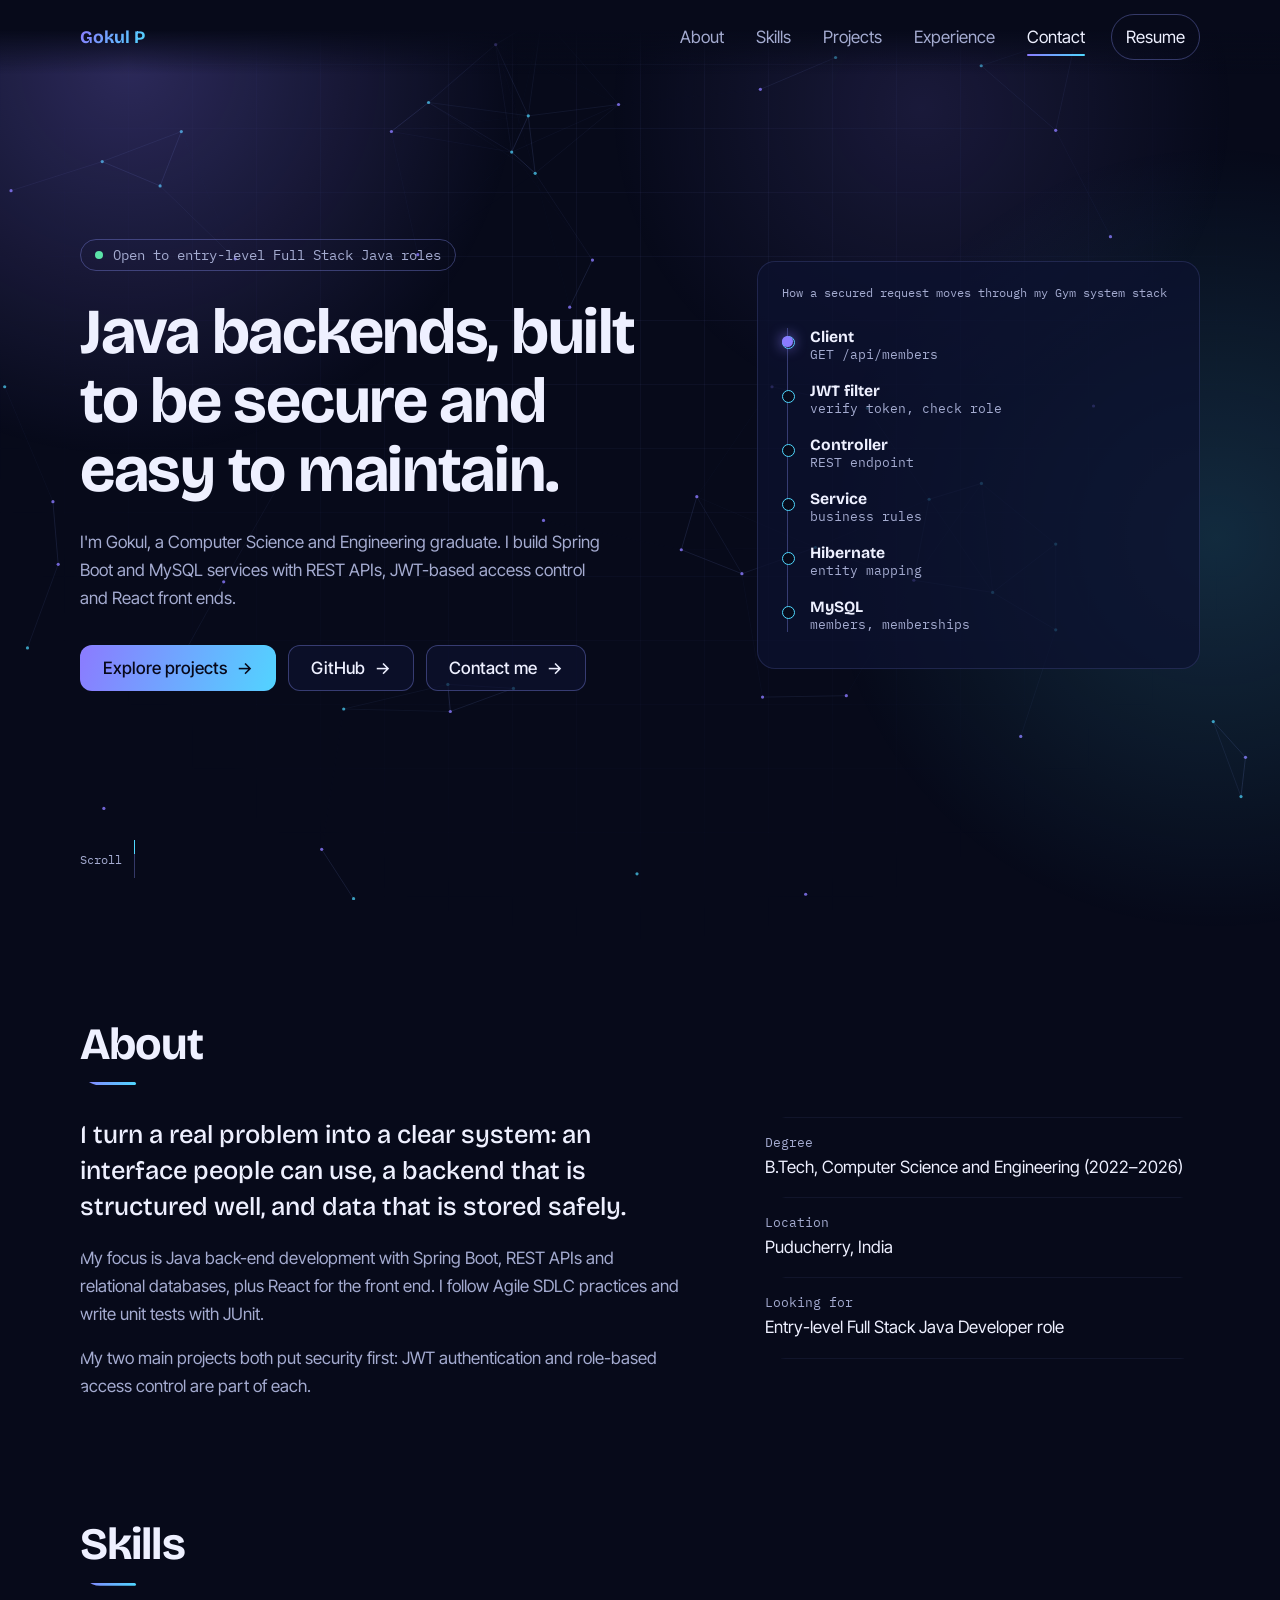
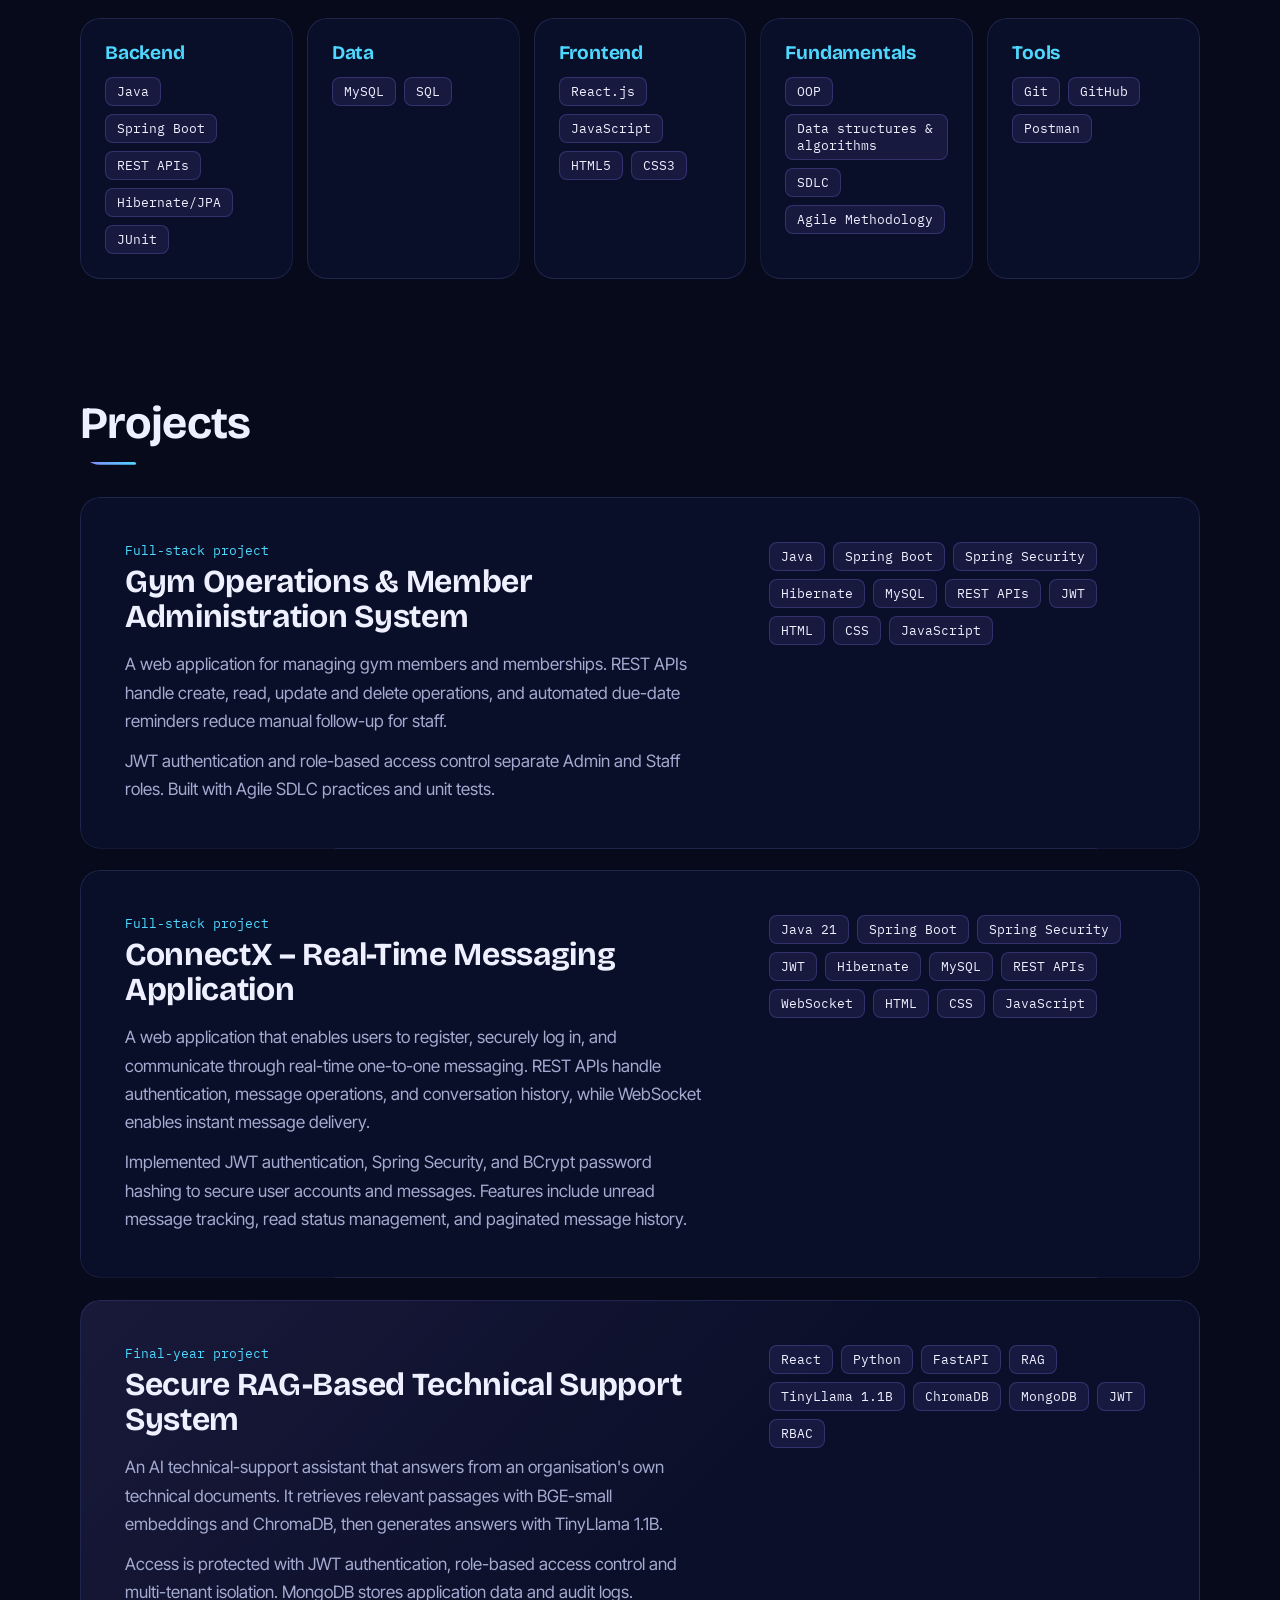
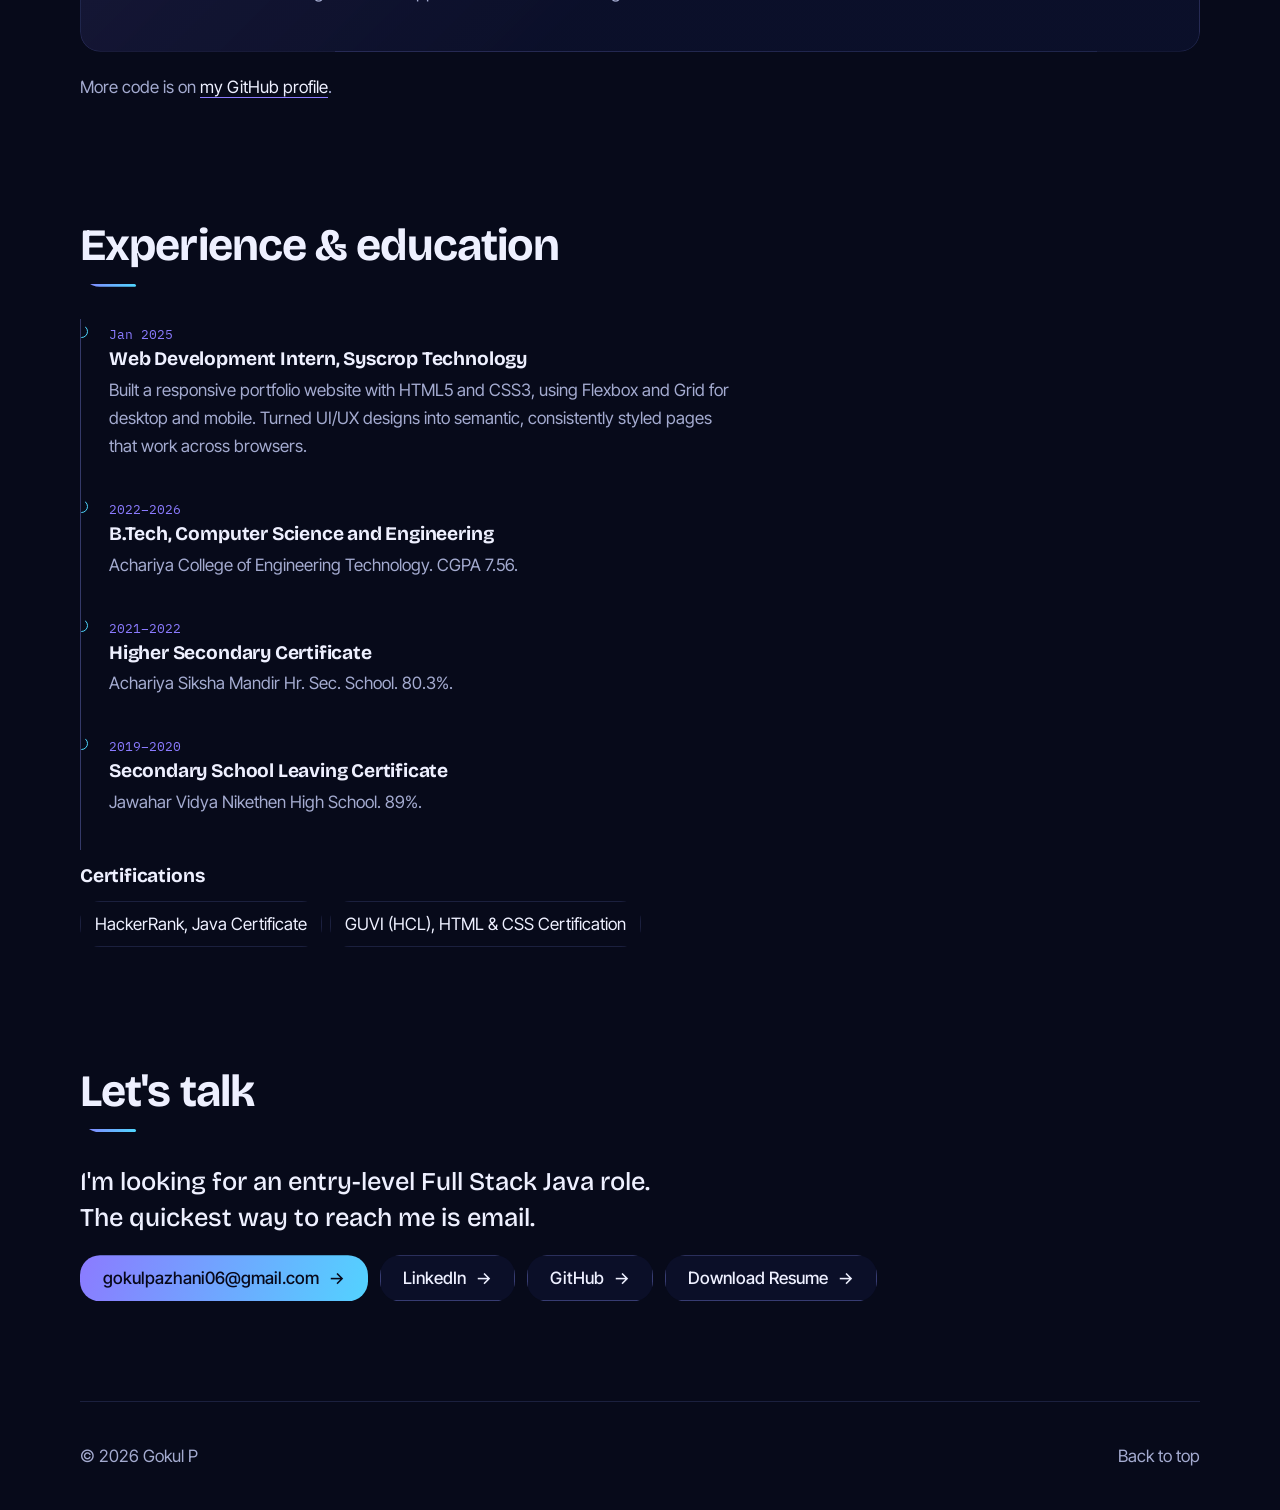
<file: index.html>
<!DOCTYPE html>
<html lang="en">
<head>
<meta charset="UTF-8">
<meta name="viewport" content="width=device-width, initial-scale=1, viewport-fit=cover">
<meta name="theme-color" content="#070a1a">
<title>Gokul P — Java Full Stack Developer</title>
<meta name="description" content="Gokul P, a Computer Science graduate building Java, Spring Boot, REST API and MySQL applications with React front ends. Open to entry-level Full Stack Java roles.">
<meta property="og:type" content="website">
<meta property="og:title" content="Gokul P — Java Full Stack Developer">
<meta property="og:description" content="Java, Spring Boot, REST APIs, MySQL and React. Projects, experience and contact.">
<meta name="twitter:card" content="summary">
<link rel="icon" href="data:image/svg+xml,%3Csvg xmlns='http://www.w3.org/2000/svg' viewBox='0 0 64 64'%3E%3Crect width='64' height='64' rx='14' fill='%23070a1a'/%3E%3Ctext x='32' y='44' font-size='36' font-family='sans-serif' font-weight='700' text-anchor='middle' fill='%238b7bff'%3EG%3C/text%3E%3C/svg%3E">
<link rel="preconnect" href="https://fonts.googleapis.com">
<link rel="preconnect" href="https://fonts.gstatic.com" crossorigin>
<link href="https://fonts.googleapis.com/css2?family=Bricolage+Grotesque:opsz,wght@12..96,500;12..96,700&family=IBM+Plex+Mono:wght@400&family=Inter+Tight:wght@400;500&display=swap" rel="stylesheet">
<link rel="stylesheet" href="style.css">
</head>
<body>
<a class="skip" href="#main">Skip to content</a>
<canvas id="bg" aria-hidden="true"></canvas>
<div class="grid" aria-hidden="true"></div><div class="orb a" aria-hidden="true"></div><div class="orb b" aria-hidden="true"></div>
<div class="light" aria-hidden="true"></div>

<header class="nav">
  <a class="brand" href="#home" aria-label="Gokul P, home">Gokul P</a>
  <nav id="menu" aria-label="Primary">
    <a href="#about">About</a><a href="#skills">Skills</a><a href="#projects">Projects</a><a href="#path">Experience</a><a href="#contact">Contact</a>
    <a class="pill" href="assets/GokulResume.pdf" target="_blank" rel="noopener noreferrer">Resume</a>
  </nav>
  <button id="burger" aria-expanded="false" aria-controls="menu" aria-label="Open menu"><span></span><span></span></button>
</header>

<main id="main">
<section id="home" class="hero wrap">
  <div class="hero-copy">
    <p class="status"><i></i>Open to entry-level Full Stack Java roles</p>
    <h1 aria-label="Java backends, built to be secure and easy to maintain."><span aria-hidden="true"><span class="w"><span style="--i:0">Java</span></span> <span class="w"><span style="--i:1">backends,</span></span> <span class="w"><span style="--i:2">built</span></span> <span class="w"><span style="--i:3">to</span></span> <span class="w"><span style="--i:4">be</span></span> <span class="w"><span style="--i:5">secure</span></span> <span class="w"><span style="--i:6">and</span></span> <span class="w"><span style="--i:7">easy</span></span> <span class="w"><span style="--i:8">to</span></span> <span class="w"><span style="--i:9">maintain.</span></span></span></h1>
    <p class="lede">I'm Gokul, a Computer Science and Engineering graduate. I build Spring Boot and MySQL services with REST APIs, JWT-based access control and React front ends.</p>
    <div class="cta">
      <a class="btn primary" href="#projects">Explore projects</a>
      <a class="btn" href="https://github.com/gokul-p-06" target="_blank" rel="noopener noreferrer">GitHub</a>
      <a class="btn" href="#contact">Contact me</a>
    </div>
  </div>
  <figure class="flow" aria-label="Illustration of a request travelling through a Spring Boot application">
    <figcaption>How a secured request moves through my Gym system stack</figcaption>
    <ol>
      <li style="--n:0"><b>Client</b><code>GET /api/members</code></li>
      <li style="--n:1"><b>JWT filter</b><code>verify token, check role</code></li>
      <li style="--n:2"><b>Controller</b><code>REST endpoint</code></li>
      <li style="--n:3"><b>Service</b><code>business rules</code></li>
      <li style="--n:4"><b>Hibernate</b><code>entity mapping</code></li>
      <li style="--n:5"><b>MySQL</b><code>members, memberships</code></li>
    <span class="pulse" aria-hidden="true"></span></ol>
  </figure>
  <a class="cue" href="#about" aria-label="Scroll to About"><span>Scroll</span><i></i></a>
</section>

<section id="about" class="wrap sec">
  <h2>About</h2>
  <div class="cols">
    <div class="prose">
      <p class="big">I turn a real problem into a clear system: an interface people can use, a backend that is structured well, and data that is stored safely.</p>
      <p>My focus is Java back-end development with Spring Boot, REST APIs and relational databases, plus React for the front end. I follow Agile SDLC practices and write unit tests with JUnit.</p>
      <p>My two main projects both put security first: JWT authentication and role-based access control are part of each.</p>
    </div>
    <dl class="facts">
      <div><dt>Degree</dt><dd>B.Tech, Computer Science and Engineering (2022–2026)</dd></div>
      <div><dt>Location</dt><dd>Puducherry, India</dd></div>
      <div><dt>Looking for</dt><dd>Entry-level Full Stack Java Developer role</dd></div>
    </dl>
  </div>
</section>

<section id="skills" class="wrap sec">
  <h2>Skills</h2>
  <div class="skills">
    <div><h3>Backend</h3><ul><li>Java</li><li>Spring Boot</li><li>REST APIs</li><li>Hibernate/JPA</li><li>JUnit</li></ul></div>
    <div><h3>Data</h3><ul><li>MySQL</li><li>SQL</li></ul></div>
    <div><h3>Frontend</h3><ul><li>React.js</li><li>JavaScript</li><li>HTML5</li><li>CSS3</li></ul></div>
    <div><h3>Fundamentals</h3><ul><li>OOP</li><li>Data structures &amp; algorithms</li><li>SDLC</li><li>Agile Methodology</li></ul></div>
    <div><h3>Tools</h3><ul><li>Git</li><li>GitHub</li><li>Postman</li></ul></div>
  </div>
</section>

<section id="projects" class="wrap sec">
  <h2>Projects</h2>
  <article class="proj">
    <div>
      <p class="tag">Full-stack project</p>
      <h3>Gym Operations &amp; Member Administration System</h3>
      <p>A web application for managing gym members and memberships. REST APIs handle create, read, update and delete operations, and automated due-date reminders reduce manual follow-up for staff.</p>
      <p>JWT authentication and role-based access control separate Admin and Staff roles. Built with Agile SDLC practices and unit tests.</p>
    </div>
    <ul class="stack"><li>Java</li><li>Spring Boot</li><li>Spring Security</li><li>Hibernate</li><li>MySQL</li><li>REST APIs</li><li>JWT</li><li>HTML</li>
    <li>CSS</li>
    <li>JavaScript</li></ul>
  </article>
  <article class="proj">
  <div>
    <p class="tag">Full-stack project</p>
    <h3>ConnectX – Real-Time Messaging Application</h3>

    <p>
      A web application that enables users to register, securely log in,
      and communicate through real-time one-to-one messaging. REST APIs
      handle authentication, message operations, and conversation history,
      while WebSocket enables instant message delivery.
    </p>

    <p>
      Implemented JWT authentication, Spring Security, and BCrypt password
      hashing to secure user accounts and messages. Features include unread
      message tracking, read status management, and paginated message history.
    </p>
  </div>

  <ul class="stack">
    <li>Java 21</li>
    <li>Spring Boot</li>
    <li>Spring Security</li>
    <li>JWT</li>
    <li>Hibernate</li>
    <li>MySQL</li>
    <li>REST APIs</li>
    <li>WebSocket</li>
    <li>HTML</li>
    <li>CSS</li>
    <li>JavaScript</li>
  </ul>
</article>
<article class="proj feature">
    <div>
      <p class="tag">Final-year project</p>
      <h3>Secure RAG-Based Technical Support System</h3>
      <p>An AI technical-support assistant that answers from an organisation's own technical documents. It retrieves relevant passages with BGE-small embeddings and ChromaDB, then generates answers with TinyLlama 1.1B.</p>
      <p>Access is protected with JWT authentication, role-based access control and multi-tenant isolation. MongoDB stores application data and audit logs.</p>
    </div>
    <ul class="stack"><li>React</li><li>Python</li><li>FastAPI</li><li>RAG</li><li>TinyLlama 1.1B</li><li>ChromaDB</li><li>MongoDB</li><li>JWT</li><li>RBAC</li></ul>
  </article>
  <p class="note">More code is on <a href="https://github.com/gokul-p-06" target="_blank" rel="noopener noreferrer">my GitHub profile</a>.</p>
</section>

<section id="path" class="wrap sec">
  <h2>Experience &amp; education</h2>
  <ol class="timeline">
    <li><time>Jan 2025</time><h3>Web Development Intern, Syscrop Technology</h3><p>Built a responsive portfolio website with HTML5 and CSS3, using Flexbox and Grid for desktop and mobile. Turned UI/UX designs into semantic, consistently styled pages that work across browsers.</p></li>
    <li><time>2022–2026</time><h3>B.Tech, Computer Science and Engineering</h3><p>Achariya College of Engineering Technology. CGPA 7.56.</p></li>
    <li><time>2021–2022</time><h3>Higher Secondary Certificate</h3><p>Achariya Siksha Mandir Hr. Sec. School. 80.3%.</p></li>
    <li><time>2019–2020</time><h3>Secondary School Leaving Certificate</h3><p>Jawahar Vidya Nikethen High School. 89%.</p></li>
  </ol>
  <h3 class="sub">Certifications</h3>
  <ul class="certs"><li>HackerRank, Java Certificate</li><li>GUVI (HCL), HTML &amp; CSS Certification</li></ul>
</section>

<section id="contact" class="wrap sec contact">
  <h2>Let's talk</h2>
  <p class="big">I'm looking for an entry-level Full Stack Java role. The quickest way to reach me is email.</p>
  <div class="cta">
    <a class="btn primary"
   href="https://mail.google.com/mail/?view=cm&fs=1&to=gokulpazhani06%40gmail.com&su=Portfolio%20Contact"
   target="_blank"
   rel="noopener noreferrer">
   gokulpazhani06@gmail.com
</a>
    <a class="btn" href="https://www.linkedin.com/in/gokul-p-01435b26a" target="_blank" rel="noopener noreferrer">LinkedIn</a>
    <a class="btn" href="https://github.com/gokul-p-06" target="_blank" rel="noopener noreferrer">GitHub</a>
    <a class="btn" href="assets/GokulResume.pdf" download="GokulResume.pdf">
    Download Resume
</a>
  </div>
</section>
</main>

<footer class="wrap foot"><span>© 2026 Gokul P</span><a href="#home">Back to top</a></footer>
<script src="script.js"></script>
</body>
</html>
</file>
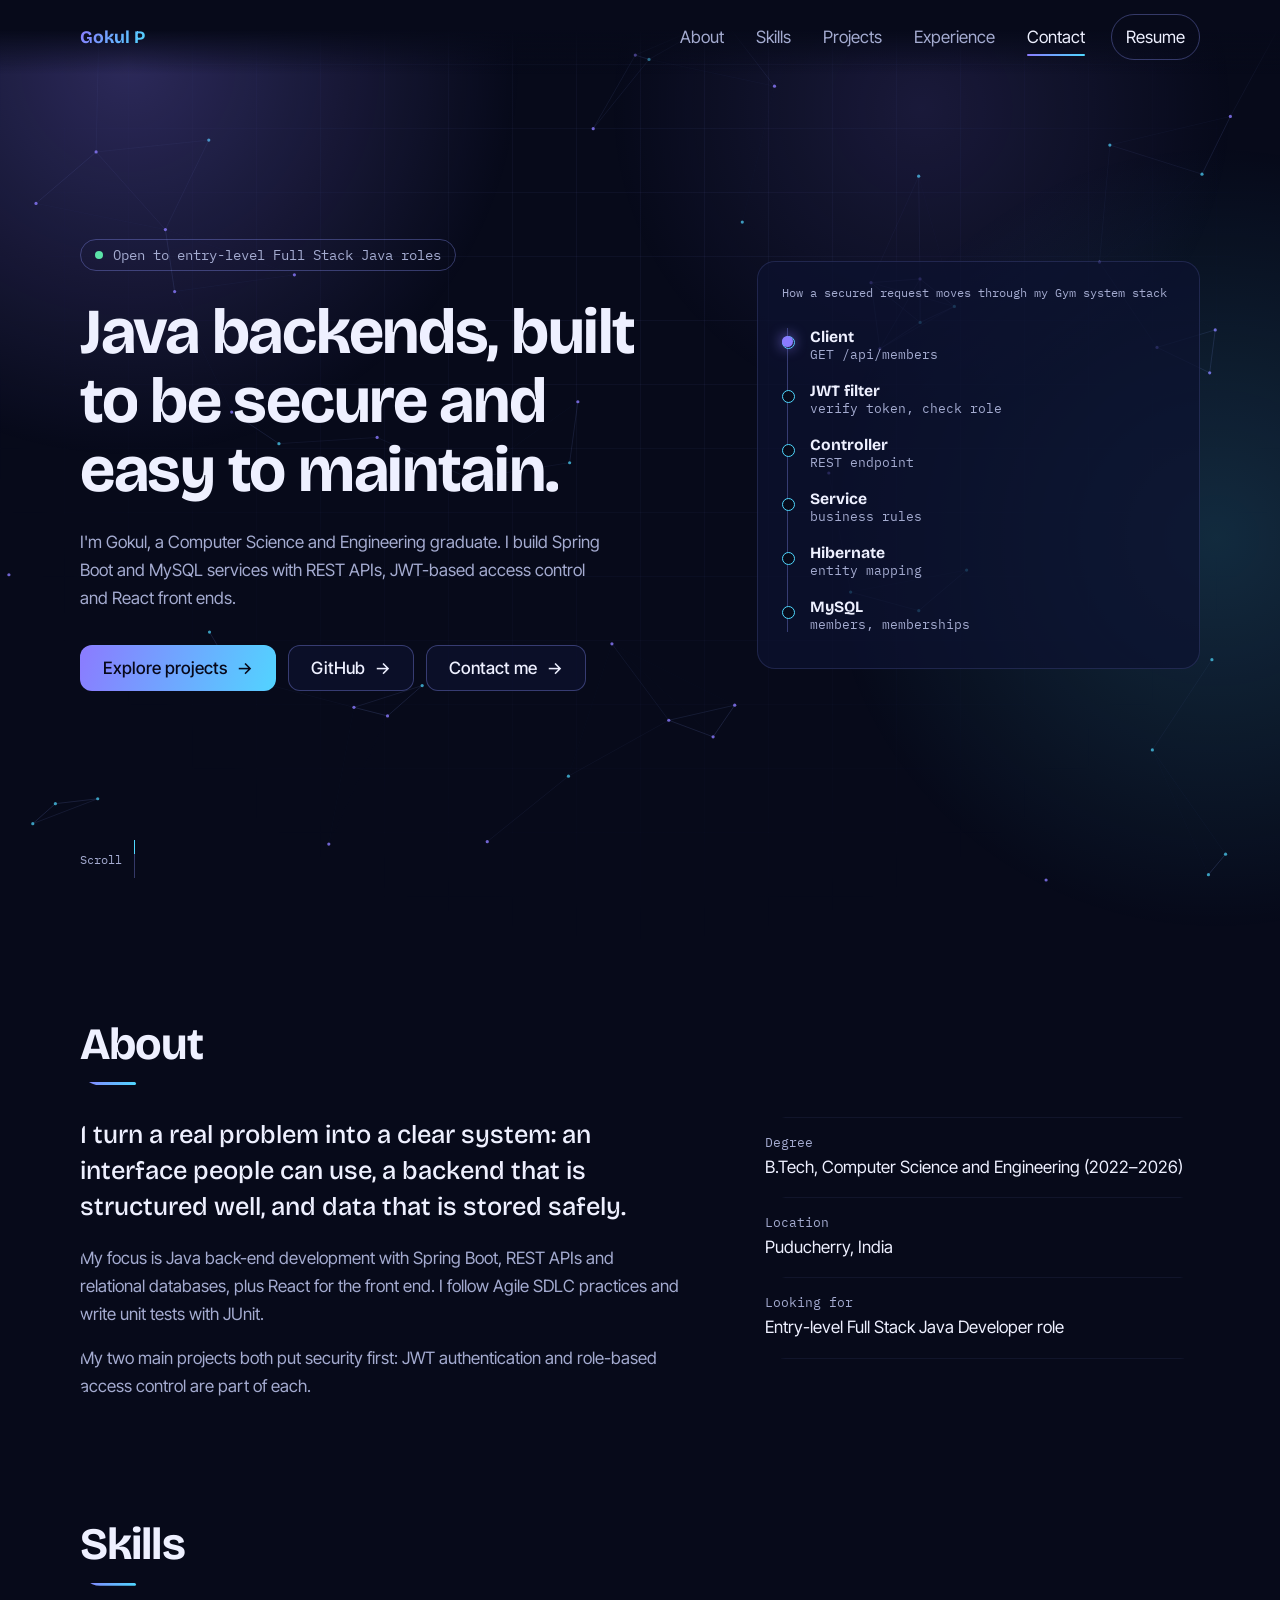
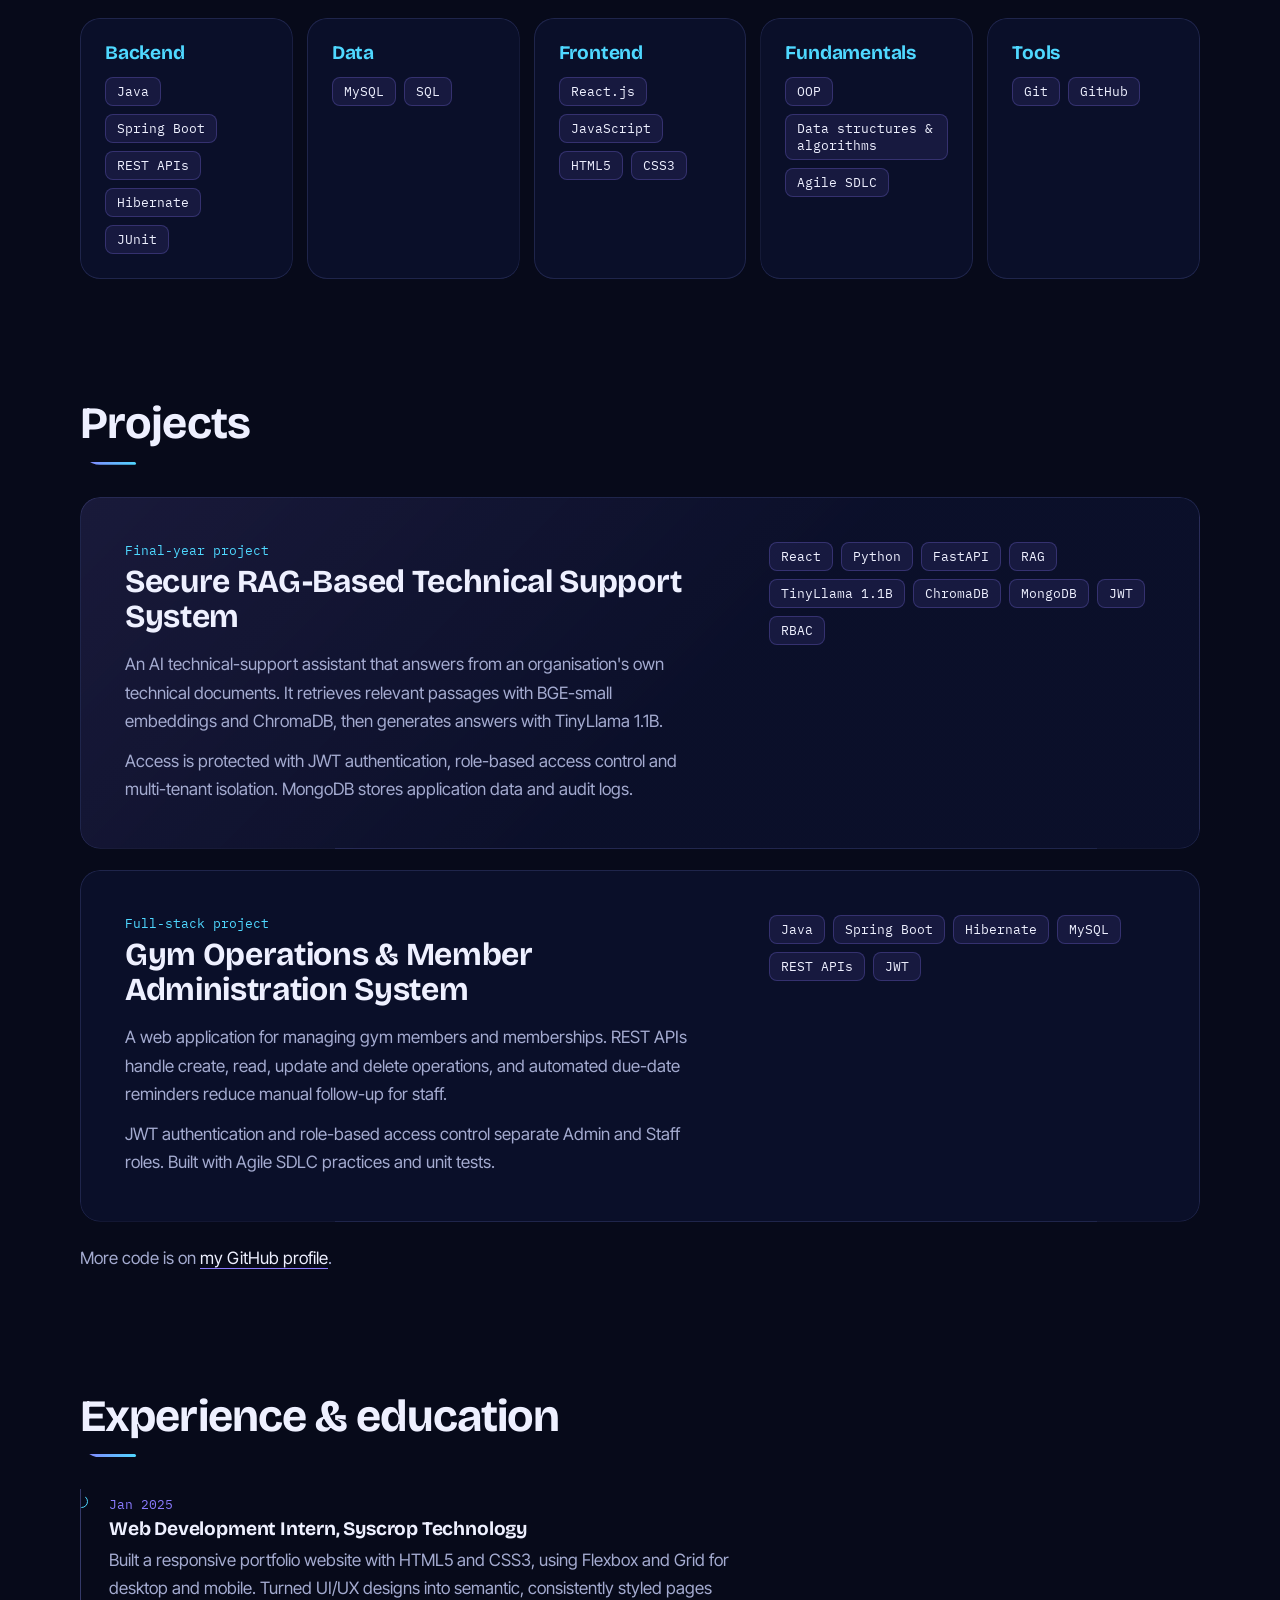
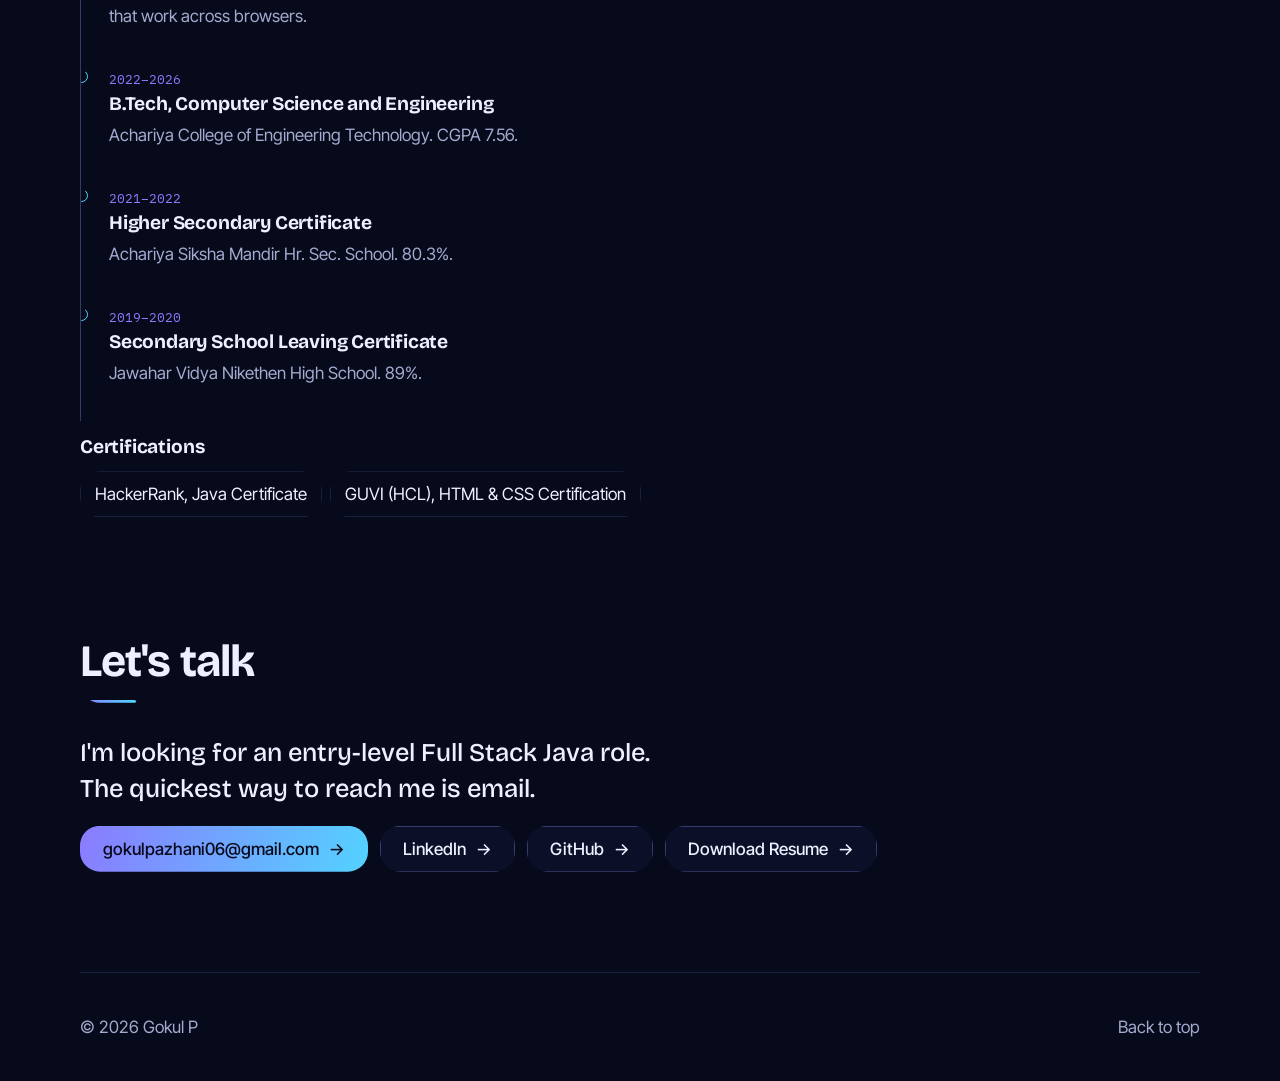
<file: gokul-portfolio-v2/index.html>
<!DOCTYPE html>
<html lang="en">
<head>
<meta charset="UTF-8">
<meta name="viewport" content="width=device-width, initial-scale=1, viewport-fit=cover">
<meta name="theme-color" content="#070a1a">
<title>Gokul P — Java Full Stack Developer</title>
<meta name="description" content="Gokul P, a Computer Science graduate building Java, Spring Boot, REST API and MySQL applications with React front ends. Open to entry-level Full Stack Java roles.">
<meta property="og:type" content="website">
<meta property="og:title" content="Gokul P — Java Full Stack Developer">
<meta property="og:description" content="Java, Spring Boot, REST APIs, MySQL and React. Projects, experience and contact.">
<meta name="twitter:card" content="summary">
<link rel="icon" href="data:image/svg+xml,%3Csvg xmlns='http://www.w3.org/2000/svg' viewBox='0 0 64 64'%3E%3Crect width='64' height='64' rx='14' fill='%23070a1a'/%3E%3Ctext x='32' y='44' font-size='36' font-family='sans-serif' font-weight='700' text-anchor='middle' fill='%238b7bff'%3EG%3C/text%3E%3C/svg%3E">
<link rel="preconnect" href="https://fonts.googleapis.com">
<link rel="preconnect" href="https://fonts.gstatic.com" crossorigin>
<link href="https://fonts.googleapis.com/css2?family=Bricolage+Grotesque:opsz,wght@12..96,500;12..96,700&family=IBM+Plex+Mono:wght@400&family=Inter+Tight:wght@400;500&display=swap" rel="stylesheet">
<link rel="stylesheet" href="style.css">
</head>
<body>
<a class="skip" href="#main">Skip to content</a>
<canvas id="bg" aria-hidden="true"></canvas>
<div class="grid" aria-hidden="true"></div><div class="orb a" aria-hidden="true"></div><div class="orb b" aria-hidden="true"></div>
<div class="light" aria-hidden="true"></div>

<header class="nav">
  <a class="brand" href="#home" aria-label="Gokul P, home">Gokul P</a>
  <nav id="menu" aria-label="Primary">
    <a href="#about">About</a><a href="#skills">Skills</a><a href="#projects">Projects</a><a href="#path">Experience</a><a href="#contact">Contact</a>
    <a class="pill" href="assets/GokulResume.pdf" target="_blank" rel="noopener noreferrer">Resume</a>
  </nav>
  <button id="burger" aria-expanded="false" aria-controls="menu" aria-label="Open menu"><span></span><span></span></button>
</header>

<main id="main">
<section id="home" class="hero wrap">
  <div class="hero-copy">
    <p class="status"><i></i>Open to entry-level Full Stack Java roles</p>
    <h1 aria-label="Java backends, built to be secure and easy to maintain."><span aria-hidden="true"><span class="w"><span style="--i:0">Java</span></span> <span class="w"><span style="--i:1">backends,</span></span> <span class="w"><span style="--i:2">built</span></span> <span class="w"><span style="--i:3">to</span></span> <span class="w"><span style="--i:4">be</span></span> <span class="w"><span style="--i:5">secure</span></span> <span class="w"><span style="--i:6">and</span></span> <span class="w"><span style="--i:7">easy</span></span> <span class="w"><span style="--i:8">to</span></span> <span class="w"><span style="--i:9">maintain.</span></span></span></h1>
    <p class="lede">I'm Gokul, a Computer Science and Engineering graduate. I build Spring Boot and MySQL services with REST APIs, JWT-based access control and React front ends.</p>
    <div class="cta">
      <a class="btn primary" href="#projects">Explore projects</a>
      <a class="btn" href="https://github.com/gokul-p-06" target="_blank" rel="noopener noreferrer">GitHub</a>
      <a class="btn" href="#contact">Contact me</a>
    </div>
  </div>
  <figure class="flow" aria-label="Illustration of a request travelling through a Spring Boot application">
    <figcaption>How a secured request moves through my Gym system stack</figcaption>
    <ol>
      <li style="--n:0"><b>Client</b><code>GET /api/members</code></li>
      <li style="--n:1"><b>JWT filter</b><code>verify token, check role</code></li>
      <li style="--n:2"><b>Controller</b><code>REST endpoint</code></li>
      <li style="--n:3"><b>Service</b><code>business rules</code></li>
      <li style="--n:4"><b>Hibernate</b><code>entity mapping</code></li>
      <li style="--n:5"><b>MySQL</b><code>members, memberships</code></li>
    <span class="pulse" aria-hidden="true"></span></ol>
  </figure>
  <a class="cue" href="#about" aria-label="Scroll to About"><span>Scroll</span><i></i></a>
</section>

<section id="about" class="wrap sec">
  <h2>About</h2>
  <div class="cols">
    <div class="prose">
      <p class="big">I turn a real problem into a clear system: an interface people can use, a backend that is structured well, and data that is stored safely.</p>
      <p>My focus is Java back-end development with Spring Boot, REST APIs and relational databases, plus React for the front end. I follow Agile SDLC practices and write unit tests with JUnit.</p>
      <p>My two main projects both put security first: JWT authentication and role-based access control are part of each.</p>
    </div>
    <dl class="facts">
      <div><dt>Degree</dt><dd>B.Tech, Computer Science and Engineering (2022–2026)</dd></div>
      <div><dt>Location</dt><dd>Puducherry, India</dd></div>
      <div><dt>Looking for</dt><dd>Entry-level Full Stack Java Developer role</dd></div>
    </dl>
  </div>
</section>

<section id="skills" class="wrap sec">
  <h2>Skills</h2>
  <div class="skills">
    <div><h3>Backend</h3><ul><li>Java</li><li>Spring Boot</li><li>REST APIs</li><li>Hibernate</li><li>JUnit</li></ul></div>
    <div><h3>Data</h3><ul><li>MySQL</li><li>SQL</li></ul></div>
    <div><h3>Frontend</h3><ul><li>React.js</li><li>JavaScript</li><li>HTML5</li><li>CSS3</li></ul></div>
    <div><h3>Fundamentals</h3><ul><li>OOP</li><li>Data structures &amp; algorithms</li><li>Agile SDLC</li></ul></div>
    <div><h3>Tools</h3><ul><li>Git</li><li>GitHub</li></ul></div>
  </div>
</section>

<section id="projects" class="wrap sec">
  <h2>Projects</h2>
  <article class="proj feature">
    <div>
      <p class="tag">Final-year project</p>
      <h3>Secure RAG-Based Technical Support System</h3>
      <p>An AI technical-support assistant that answers from an organisation's own technical documents. It retrieves relevant passages with BGE-small embeddings and ChromaDB, then generates answers with TinyLlama 1.1B.</p>
      <p>Access is protected with JWT authentication, role-based access control and multi-tenant isolation. MongoDB stores application data and audit logs.</p>
    </div>
    <ul class="stack"><li>React</li><li>Python</li><li>FastAPI</li><li>RAG</li><li>TinyLlama 1.1B</li><li>ChromaDB</li><li>MongoDB</li><li>JWT</li><li>RBAC</li></ul>
  </article>
  <article class="proj">
    <div>
      <p class="tag">Full-stack project</p>
      <h3>Gym Operations &amp; Member Administration System</h3>
      <p>A web application for managing gym members and memberships. REST APIs handle create, read, update and delete operations, and automated due-date reminders reduce manual follow-up for staff.</p>
      <p>JWT authentication and role-based access control separate Admin and Staff roles. Built with Agile SDLC practices and unit tests.</p>
    </div>
    <ul class="stack"><li>Java</li><li>Spring Boot</li><li>Hibernate</li><li>MySQL</li><li>REST APIs</li><li>JWT</li></ul>
  </article>
  <p class="note">More code is on <a href="https://github.com/gokul-p-06" target="_blank" rel="noopener noreferrer">my GitHub profile</a>.</p>
</section>

<section id="path" class="wrap sec">
  <h2>Experience &amp; education</h2>
  <ol class="timeline">
    <li><time>Jan 2025</time><h3>Web Development Intern, Syscrop Technology</h3><p>Built a responsive portfolio website with HTML5 and CSS3, using Flexbox and Grid for desktop and mobile. Turned UI/UX designs into semantic, consistently styled pages that work across browsers.</p></li>
    <li><time>2022–2026</time><h3>B.Tech, Computer Science and Engineering</h3><p>Achariya College of Engineering Technology. CGPA 7.56.</p></li>
    <li><time>2021–2022</time><h3>Higher Secondary Certificate</h3><p>Achariya Siksha Mandir Hr. Sec. School. 80.3%.</p></li>
    <li><time>2019–2020</time><h3>Secondary School Leaving Certificate</h3><p>Jawahar Vidya Nikethen High School. 89%.</p></li>
  </ol>
  <h3 class="sub">Certifications</h3>
  <ul class="certs"><li>HackerRank, Java Certificate</li><li>GUVI (HCL), HTML &amp; CSS Certification</li></ul>
</section>

<section id="contact" class="wrap sec contact">
  <h2>Let's talk</h2>
  <p class="big">I'm looking for an entry-level Full Stack Java role. The quickest way to reach me is email.</p>
  <div class="cta">
    <a class="btn primary"
   href="https://mail.google.com/mail/?view=cm&fs=1&to=gokulpazhani06%40gmail.com&su=Portfolio%20Contact"
   target="_blank"
   rel="noopener noreferrer">
   gokulpazhani06@gmail.com
</a>
    <a class="btn" href="https://www.linkedin.com/in/gokul-p-01435b26a" target="_blank" rel="noopener noreferrer">LinkedIn</a>
    <a class="btn" href="https://github.com/gokul-p-06" target="_blank" rel="noopener noreferrer">GitHub</a>
    <a class="btn" href="assets/GokulResume.pdf" download="GokulResume.pdf">
    Download Resume
</a>
  </div>
</section>
</main>

<footer class="wrap foot"><span>© 2026 Gokul P</span><a href="#home">Back to top</a></footer>
<script src="script.js"></script>
</body>
</html>
</file>
<file: style.css>
/* Design tokens */
:root{
--bg:#070a1a;--surf:#0d1230;--surf2:#121842;--line:rgba(140,150,255,.16);--line2:rgba(140,150,255,.34);
--text:#eef0ff;--mut:#a4abd0;--violet:#8b7bff;--cyan:#4fd8ff;--ok:#5be3a8;
--grad:linear-gradient(120deg,#8b7bff,#4fd8ff);
--disp:"Bricolage Grotesque","Segoe UI",system-ui,sans-serif;--body:"Inter Tight","Segoe UI",system-ui,sans-serif;--mono:"IBM Plex Mono",ui-monospace,Menlo,monospace;
--ease:cubic-bezier(.22,1,.36,1)}
*{box-sizing:border-box;margin:0}
html{scroll-behavior:smooth;scroll-padding-top:76px;-webkit-text-size-adjust:100%}
body{background:var(--bg);color:var(--text);font:400 1.0625rem/1.65 var(--body);overflow-x:hidden;min-height:100vh}
a{color:inherit}
:focus-visible{outline:2px solid var(--cyan);outline-offset:3px;border-radius:6px}
.skip{position:fixed;left:12px;top:-60px;background:var(--cyan);color:#07081a;padding:8px 14px;border-radius:8px;z-index:100}
.skip:focus{top:12px}

/* Background: grid + two drifting lights (compositor-only) + canvas nodes + pointer light */
#bg,.grid,.orb,.light{position:fixed;pointer-events:none;z-index:0}
#bg{inset:0;width:100%;height:100%}
.grid{inset:-64px;background-image:linear-gradient(var(--line) 1px,transparent 1px),linear-gradient(90deg,var(--line) 1px,transparent 1px);background-size:64px 64px;opacity:.35;
-webkit-mask-image:radial-gradient(ellipse at 50% 30%,#000 10%,transparent 72%);mask-image:radial-gradient(ellipse at 50% 30%,#000 10%,transparent 72%);animation:drift 40s linear infinite;will-change:transform}
@keyframes drift{to{transform:translate(64px,64px)}}
.orb{width:70vmax;height:70vmax;border-radius:50%;will-change:transform}
.orb.a{left:-25vmax;top:-30vmax;background:radial-gradient(circle,rgba(139,123,255,.28),transparent 62%);animation:float1 24s ease-in-out infinite alternate}
.orb.b{right:-30vmax;top:10vh;background:radial-gradient(circle,rgba(79,216,255,.16),transparent 62%);animation:float2 30s ease-in-out infinite alternate}
@keyframes float1{to{transform:translate(18vmax,12vmax)}}
@keyframes float2{to{transform:translate(-14vmax,18vmax)}}
.light{inset:0;background:radial-gradient(520px circle at var(--mx,72%) var(--my,12%),rgba(139,123,255,.14),transparent 60%)}
main,.nav,.foot{position:relative;z-index:1}
.wrap{width:min(1120px,100% - 40px);margin-inline:auto}
h1,h2,h3{font-family:var(--disp);line-height:1.08;letter-spacing:-.02em;font-weight:700}
h2{font-size:clamp(1.9rem,4vw,2.8rem);margin-bottom:2rem}
h2::after{content:"";display:block;height:3px;width:56px;margin-top:14px;border-radius:2px;background:var(--grad);transform-origin:left;transition:transform .8s .25s var(--ease)}
h3{font-size:1.2rem;letter-spacing:-.01em}
.sec{padding:clamp(64px,10vw,120px) 0 0}
.big{font:500 clamp(1.25rem,2.4vw,1.6rem)/1.4 var(--disp);max-width:34ch;margin-bottom:1.2rem}

/* Nav */
.nav{position:fixed;top:0;left:0;right:0;z-index:50;display:flex;align-items:center;justify-content:space-between;padding:calc(14px + env(safe-area-inset-top,0px)) max(20px,calc((100% - 1120px)/2)) 14px;background:linear-gradient(var(--bg) 40%,transparent)}
.brand{font:700 1.1rem var(--disp);text-decoration:none;background:var(--grad);-webkit-background-clip:text;background-clip:text;color:transparent}
#menu{display:flex;gap:4px;align-items:center}
#menu a{position:relative;padding:8px 14px;text-decoration:none;color:var(--mut);transition:color .25s}
#menu a:not(.pill)::after{content:"";position:absolute;left:14px;right:14px;bottom:3px;height:2px;border-radius:2px;background:var(--grad);transform:scaleX(0);transform-origin:right;transition:transform .35s var(--ease)}
#menu a:not(.pill):hover,#menu a.on{color:var(--text)}
#menu a:not(.pill):hover::after,#menu a.on::after{transform:scaleX(1);transform-origin:left}
#menu a.pill{margin-left:8px;border-radius:999px;border:1px solid var(--line2);color:var(--text);transition:background .3s,border-color .3s,transform .25s var(--ease),box-shadow .3s}
#menu a.pill:hover{border-color:var(--cyan);background:rgba(79,216,255,.1);box-shadow:0 0 22px rgba(79,216,255,.25)}
#menu a.pill:active{transform:scale(.96)}
#burger{display:none;width:44px;height:44px;background:none;border:1px solid var(--line2);border-radius:12px;cursor:pointer;position:relative}
#burger span{position:absolute;left:12px;right:12px;height:2px;background:var(--text);transition:transform .3s var(--ease)}
#burger span:first-child{top:16px}#burger span:last-child{top:25px}
#burger[aria-expanded=true] span:first-child{transform:translateY(4.5px) rotate(45deg)}
#burger[aria-expanded=true] span:last-child{transform:translateY(-4.5px) rotate(-45deg)}

/* Buttons */
.btn{position:relative;display:inline-flex;align-items:center;gap:10px;min-height:46px;padding:0 22px;border-radius:12px;border:1px solid var(--line2);background:rgba(13,18,48,.7);text-decoration:none;font-weight:500;overflow:hidden;
transition:transform .3s var(--ease),border-color .3s,box-shadow .3s,background-color .3s;-webkit-tap-highlight-color:transparent}
.btn::after{content:"→";display:inline-block;transition:transform .35s var(--ease)}
.btn.primary{border-color:transparent;color:#07081a;background:linear-gradient(110deg,#8b7bff,#4fd8ff,#8b7bff);background-size:220% 100%;background-position:0 0;transition:background-position .6s var(--ease),transform .3s var(--ease),box-shadow .3s}
.btn:active{transform:scale(.96)!important;transition-duration:.08s}
.btn:active::after{transform:translateX(2px)}
@media(hover:hover) and (pointer:fine){
 .btn:hover{transform:translateY(-3px);border-color:var(--cyan);background-color:rgba(79,216,255,.1);box-shadow:0 10px 28px -8px rgba(79,216,255,.35)}
 .btn:hover::after{transform:translateX(5px)}
 .btn.primary:hover{background-position:100% 0;box-shadow:0 12px 32px -6px rgba(139,123,255,.6)}
}
@media(hover:none){.btn:active{background-color:rgba(79,216,255,.14)}}

/* Hero */
.hero{position:relative;min-height:100svh;display:grid;grid-template-columns:1.15fr .85fr;gap:clamp(32px,6vw,80px);align-items:center;padding:110px 0 80px}
.status{display:inline-flex;align-items:center;gap:10px;font:400 .85rem var(--mono);color:var(--mut);border:1px solid var(--line2);padding:6px 14px;border-radius:999px;margin-bottom:1.6rem}
.status i{width:8px;height:8px;border-radius:50%;background:var(--ok);animation:ping 2.4s ease-out infinite}
@keyframes ping{0%{box-shadow:0 0 0 0 rgba(91,227,168,.6)}80%,100%{box-shadow:0 0 0 9px transparent}}
h1{font-size:clamp(2.2rem,5vw,4rem);max-width:18ch;color:var(--text)}
.w{display:inline-block;overflow:hidden;vertical-align:top;padding-bottom:.12em;margin-bottom:-.12em}
.w>span{display:inline-block;animation:word .9s var(--ease) both;animation-delay:calc(.12s + var(--i)*.07s)}
@keyframes word{from{transform:translateY(110%)}}
.lede{color:var(--mut);max-width:52ch;margin:1.5rem 0 2rem}
.cta{display:flex;flex-wrap:wrap;gap:12px}
.hero-copy>.status,.hero-copy>.lede,.hero-copy>.cta{animation:rise .8s var(--ease) both}
.hero-copy>.lede{animation-delay:.55s}.hero-copy>.cta{animation-delay:.7s}
@keyframes rise{from{opacity:0;transform:translateY(20px)}}
.cue{position:absolute;left:0;bottom:22px;display:flex;align-items:center;gap:12px;font:400 .78rem var(--mono);color:var(--mut);text-decoration:none;animation:rise 1s 1.2s var(--ease) both}
.cue i{position:relative;width:1px;height:38px;background:var(--line2);overflow:hidden}
.cue i::after{content:"";position:absolute;left:0;top:0;width:1px;height:14px;background:var(--cyan);animation:cue 2s var(--ease) infinite}
@keyframes cue{from{transform:translateY(-14px)}to{transform:translateY(40px)}}
.cue:hover{color:var(--text)}

/* Request-flow figure */
.flow{position:relative;background:rgba(13,18,48,.74);border:1px solid var(--line);border-radius:18px;padding:22px 24px 26px;animation:rise 1s .35s var(--ease) both}
.flow figcaption{font:400 .78rem var(--mono);color:var(--mut);margin-bottom:18px}
.flow ol{list-style:none;padding:0;position:relative}
.flow ol::before{content:"";position:absolute;left:5px;top:10px;bottom:10px;width:1px;background:var(--line2)}
.flow li{position:relative;padding:9px 0 9px 28px;display:flex;flex-direction:column}
.flow li::before{content:"";position:absolute;left:0;top:18px;width:11px;height:11px;border-radius:50%;background:var(--bg);border:1px solid var(--cyan);animation:lit 4.5s ease-out infinite;animation-delay:calc(var(--n)*.62s)}
@keyframes lit{0%{background:var(--cyan);box-shadow:0 0 12px var(--cyan)}18%,100%{background:var(--bg);box-shadow:none}}
.flow b{font:700 .98rem var(--disp)}
.flow code{font:400 .8rem var(--mono);color:var(--mut)}
.pulse{position:absolute;left:0;top:18px;width:11px;height:11px;border-radius:50%;background:var(--violet);box-shadow:0 0 14px var(--violet);animation:travel 4.5s var(--ease) infinite}
@keyframes travel{0%{transform:translateY(0);opacity:0}8%{opacity:1}85%{opacity:1}100%{transform:translateY(250px);opacity:0}}

/* About / skills */
.cols{display:grid;grid-template-columns:1.4fr 1fr;gap:clamp(32px,6vw,80px)}
.prose p+p{color:var(--mut);margin-top:1rem;max-width:60ch}
.facts div{padding:16px 0;border-top:1px solid var(--line);transition:padding-left .35s var(--ease),border-color .3s}
.facts div:last-child{border-bottom:1px solid var(--line)}
@media(hover:hover) and (pointer:fine){.facts div:hover{padding-left:12px;border-top-color:var(--cyan)}}
dt{font:400 .8rem var(--mono);color:var(--mut)}dd{margin-top:2px}
.skills{display:grid;grid-template-columns:repeat(auto-fit,minmax(190px,1fr));gap:14px}
.skills>div{padding:24px}
.skills h3{margin-bottom:14px;color:var(--cyan)}
.skills ul,.stack,.certs{list-style:none;padding:0;display:flex;flex-wrap:wrap;gap:8px}
.skills li,.stack li{font:400 .82rem var(--mono);padding:5px 11px;border-radius:8px;background:rgba(139,123,255,.1);border:1px solid rgba(139,123,255,.25);transition:transform .3s var(--ease),background .3s,border-color .3s,color .3s}
@media(hover:hover) and (pointer:fine){.skills li:hover,.stack li:hover{transform:translateY(-3px);background:rgba(79,216,255,.14);border-color:var(--cyan);color:#fff}}

/* Cards: surface, pointer spotlight, gradient border on hover */
.card,.skills>div,.proj{position:relative;border:1px solid var(--line);border-radius:20px;background:rgba(13,18,48,.74);
transition:transform .5s var(--ease),border-color .4s,box-shadow .5s,opacity .8s var(--ease),clip-path .9s var(--ease)}
.skills>div::before,.proj::before{content:"";position:absolute;inset:0;border-radius:inherit;pointer-events:none;opacity:0;transition:opacity .4s;
background:radial-gradient(420px circle at var(--px,50%) var(--py,0%),rgba(139,123,255,.2),transparent 65%)}
.proj{display:grid;grid-template-columns:1.5fr 1fr;gap:clamp(24px,5vw,64px);padding:clamp(24px,4vw,44px);margin-bottom:22px}
.proj.feature{background:linear-gradient(135deg,rgba(139,123,255,.14),rgba(13,18,48,.74) 55%)}
.proj h3{font-size:clamp(1.4rem,2.6vw,2rem);margin:.4rem 0 1rem}
.proj p+p{margin-top:.8rem}.proj p{color:var(--mut)}
.proj .tag{font:400 .8rem var(--mono);color:var(--cyan)}
.proj>*{position:relative}
.stack{align-content:flex-start}
.note{color:var(--mut)}.note a{color:var(--text);text-decoration-color:var(--violet);text-underline-offset:4px;transition:text-decoration-color .3s,color .3s}
.note a:hover{text-decoration-color:var(--cyan);color:var(--cyan)}
@media(hover:hover) and (pointer:fine){
 .skills>div:hover,.proj:hover{border-color:var(--line2);box-shadow:0 24px 50px -24px rgba(79,216,255,.28)}
 .skills>div:hover::before,.proj:hover::before{opacity:1}
 .proj{transform:perspective(1000px) rotateX(var(--rx,0deg)) rotateY(var(--ry,0deg))}
 .proj:hover{transform:perspective(1000px) rotateX(var(--rx,0deg)) rotateY(var(--ry,0deg)) translateY(-4px)}
}

/* Timeline / certs */
.timeline{list-style:none;padding:0;border-left:1px solid var(--line2);position:relative}
.timeline li{position:relative;padding:0 0 34px 28px}
.timeline li::before{content:"";position:absolute;left:-6px;top:6px;width:11px;height:11px;border-radius:50%;background:var(--bg);border:1px solid var(--cyan);transition:transform .4s var(--ease),background .3s,box-shadow .3s}
@media(hover:hover) and (pointer:fine){.timeline li:hover::before{transform:scale(1.6);background:var(--cyan);box-shadow:0 0 14px var(--cyan)}}
time{font:400 .8rem var(--mono);color:var(--violet)}
.timeline h3{margin:2px 0 6px}.timeline p{color:var(--mut);max-width:62ch}
.sub{margin:1rem 0 14px}
.certs li{padding:8px 14px;border:1px solid var(--line);border-radius:10px;transition:border-color .3s,transform .3s var(--ease),background .3s}
@media(hover:hover) and (pointer:fine){.certs li:hover{border-color:var(--cyan);transform:translateY(-3px);background:rgba(79,216,255,.08)}}
.contact{padding-bottom:40px}
.foot{display:flex;justify-content:space-between;gap:12px;padding:40px 0 calc(40px + env(safe-area-inset-bottom,0px));color:var(--mut);border-top:1px solid var(--line);margin-top:60px}
.foot a{text-decoration:none;transition:color .3s,transform .3s var(--ease)}.foot a:hover{color:var(--cyan);transform:translateY(-2px)}

/* Scroll reveals: variants set by JS; only hidden while .js is on <html>, so content never stays invisible without JS */
.js [data-r]{opacity:0;transition:opacity .8s var(--ease),transform .9s var(--ease),clip-path 1s var(--ease);transition-delay:var(--d,0s)}
.js [data-r=up]{transform:translateY(34px)}
.js [data-r=left]{transform:translateX(-44px)}
.js [data-r=right]{transform:translateX(44px)}
.js [data-r=clip]{clip-path:inset(0 0 94% 0 round 20px)}
.js [data-r].in{opacity:1;clip-path:inset(0 0 0 0 round 20px)}
.js h2:not(.in)::after{transform:scaleX(0)}
.js .proj[data-r].in{transition-delay:0s,0s,0s,.4s,.4s,.4s}

@media(max-width:860px){
 .hero,.cols,.proj{grid-template-columns:1fr}
 .hero{padding-top:96px;min-height:auto}
 .cue{display:none}
 .orb.b{display:none}
 #burger{display:block;z-index:2}
 #menu{position:fixed;top:0;left:0;right:0;padding:80px 20px 24px;flex-direction:column;align-items:stretch;background:#070a1a;border-bottom:1px solid var(--line2);transform:translateY(-105%);transition:transform .45s var(--ease);z-index:-1}
 #menu.open{transform:none}
 #menu a{padding:14px;font-size:1.1rem;opacity:0;transform:translateX(-14px);transition:opacity .4s var(--ease),transform .4s var(--ease),color .25s}
 #menu.open a{opacity:1;transform:none;transition-delay:calc(var(--k)*.05s + .1s)}
 #menu a.pill{margin:8px 0 0;text-align:center}
}
@media(max-width:480px){.btn{width:100%;justify-content:center}.foot{flex-direction:column}}
@media(prefers-reduced-motion:reduce){
 html{scroll-behavior:auto}
 *,*::before,*::after{animation:none!important;transition-duration:.01ms!important;transition-delay:0s!important}
 .js [data-r]{opacity:1;transform:none;clip-path:none}
 .pulse,.cue{display:none}
}
.js [data-r].in:not(.proj){transform:none}
</file>
<file: gokul-portfolio-v2/style.css>
/* Design tokens */
:root{
--bg:#070a1a;--surf:#0d1230;--surf2:#121842;--line:rgba(140,150,255,.16);--line2:rgba(140,150,255,.34);
--text:#eef0ff;--mut:#a4abd0;--violet:#8b7bff;--cyan:#4fd8ff;--ok:#5be3a8;
--grad:linear-gradient(120deg,#8b7bff,#4fd8ff);
--disp:"Bricolage Grotesque","Segoe UI",system-ui,sans-serif;--body:"Inter Tight","Segoe UI",system-ui,sans-serif;--mono:"IBM Plex Mono",ui-monospace,Menlo,monospace;
--ease:cubic-bezier(.22,1,.36,1)}
*{box-sizing:border-box;margin:0}
html{scroll-behavior:smooth;scroll-padding-top:76px;-webkit-text-size-adjust:100%}
body{background:var(--bg);color:var(--text);font:400 1.0625rem/1.65 var(--body);overflow-x:hidden;min-height:100vh}
a{color:inherit}
:focus-visible{outline:2px solid var(--cyan);outline-offset:3px;border-radius:6px}
.skip{position:fixed;left:12px;top:-60px;background:var(--cyan);color:#07081a;padding:8px 14px;border-radius:8px;z-index:100}
.skip:focus{top:12px}

/* Background: grid + two drifting lights (compositor-only) + canvas nodes + pointer light */
#bg,.grid,.orb,.light{position:fixed;pointer-events:none;z-index:0}
#bg{inset:0;width:100%;height:100%}
.grid{inset:-64px;background-image:linear-gradient(var(--line) 1px,transparent 1px),linear-gradient(90deg,var(--line) 1px,transparent 1px);background-size:64px 64px;opacity:.35;
-webkit-mask-image:radial-gradient(ellipse at 50% 30%,#000 10%,transparent 72%);mask-image:radial-gradient(ellipse at 50% 30%,#000 10%,transparent 72%);animation:drift 40s linear infinite;will-change:transform}
@keyframes drift{to{transform:translate(64px,64px)}}
.orb{width:70vmax;height:70vmax;border-radius:50%;will-change:transform}
.orb.a{left:-25vmax;top:-30vmax;background:radial-gradient(circle,rgba(139,123,255,.28),transparent 62%);animation:float1 24s ease-in-out infinite alternate}
.orb.b{right:-30vmax;top:10vh;background:radial-gradient(circle,rgba(79,216,255,.16),transparent 62%);animation:float2 30s ease-in-out infinite alternate}
@keyframes float1{to{transform:translate(18vmax,12vmax)}}
@keyframes float2{to{transform:translate(-14vmax,18vmax)}}
.light{inset:0;background:radial-gradient(520px circle at var(--mx,72%) var(--my,12%),rgba(139,123,255,.14),transparent 60%)}
main,.nav,.foot{position:relative;z-index:1}
.wrap{width:min(1120px,100% - 40px);margin-inline:auto}
h1,h2,h3{font-family:var(--disp);line-height:1.08;letter-spacing:-.02em;font-weight:700}
h2{font-size:clamp(1.9rem,4vw,2.8rem);margin-bottom:2rem}
h2::after{content:"";display:block;height:3px;width:56px;margin-top:14px;border-radius:2px;background:var(--grad);transform-origin:left;transition:transform .8s .25s var(--ease)}
h3{font-size:1.2rem;letter-spacing:-.01em}
.sec{padding:clamp(64px,10vw,120px) 0 0}
.big{font:500 clamp(1.25rem,2.4vw,1.6rem)/1.4 var(--disp);max-width:34ch;margin-bottom:1.2rem}

/* Nav */
.nav{position:fixed;top:0;left:0;right:0;z-index:50;display:flex;align-items:center;justify-content:space-between;padding:calc(14px + env(safe-area-inset-top,0px)) max(20px,calc((100% - 1120px)/2)) 14px;background:linear-gradient(var(--bg) 40%,transparent)}
.brand{font:700 1.1rem var(--disp);text-decoration:none;background:var(--grad);-webkit-background-clip:text;background-clip:text;color:transparent}
#menu{display:flex;gap:4px;align-items:center}
#menu a{position:relative;padding:8px 14px;text-decoration:none;color:var(--mut);transition:color .25s}
#menu a:not(.pill)::after{content:"";position:absolute;left:14px;right:14px;bottom:3px;height:2px;border-radius:2px;background:var(--grad);transform:scaleX(0);transform-origin:right;transition:transform .35s var(--ease)}
#menu a:not(.pill):hover,#menu a.on{color:var(--text)}
#menu a:not(.pill):hover::after,#menu a.on::after{transform:scaleX(1);transform-origin:left}
#menu a.pill{margin-left:8px;border-radius:999px;border:1px solid var(--line2);color:var(--text);transition:background .3s,border-color .3s,transform .25s var(--ease),box-shadow .3s}
#menu a.pill:hover{border-color:var(--cyan);background:rgba(79,216,255,.1);box-shadow:0 0 22px rgba(79,216,255,.25)}
#menu a.pill:active{transform:scale(.96)}
#burger{display:none;width:44px;height:44px;background:none;border:1px solid var(--line2);border-radius:12px;cursor:pointer;position:relative}
#burger span{position:absolute;left:12px;right:12px;height:2px;background:var(--text);transition:transform .3s var(--ease)}
#burger span:first-child{top:16px}#burger span:last-child{top:25px}
#burger[aria-expanded=true] span:first-child{transform:translateY(4.5px) rotate(45deg)}
#burger[aria-expanded=true] span:last-child{transform:translateY(-4.5px) rotate(-45deg)}

/* Buttons */
.btn{position:relative;display:inline-flex;align-items:center;gap:10px;min-height:46px;padding:0 22px;border-radius:12px;border:1px solid var(--line2);background:rgba(13,18,48,.7);text-decoration:none;font-weight:500;overflow:hidden;
transition:transform .3s var(--ease),border-color .3s,box-shadow .3s,background-color .3s;-webkit-tap-highlight-color:transparent}
.btn::after{content:"→";display:inline-block;transition:transform .35s var(--ease)}
.btn.primary{border-color:transparent;color:#07081a;background:linear-gradient(110deg,#8b7bff,#4fd8ff,#8b7bff);background-size:220% 100%;background-position:0 0;transition:background-position .6s var(--ease),transform .3s var(--ease),box-shadow .3s}
.btn:active{transform:scale(.96)!important;transition-duration:.08s}
.btn:active::after{transform:translateX(2px)}
@media(hover:hover) and (pointer:fine){
 .btn:hover{transform:translateY(-3px);border-color:var(--cyan);background-color:rgba(79,216,255,.1);box-shadow:0 10px 28px -8px rgba(79,216,255,.35)}
 .btn:hover::after{transform:translateX(5px)}
 .btn.primary:hover{background-position:100% 0;box-shadow:0 12px 32px -6px rgba(139,123,255,.6)}
}
@media(hover:none){.btn:active{background-color:rgba(79,216,255,.14)}}

/* Hero */
.hero{position:relative;min-height:100svh;display:grid;grid-template-columns:1.15fr .85fr;gap:clamp(32px,6vw,80px);align-items:center;padding:110px 0 80px}
.status{display:inline-flex;align-items:center;gap:10px;font:400 .85rem var(--mono);color:var(--mut);border:1px solid var(--line2);padding:6px 14px;border-radius:999px;margin-bottom:1.6rem}
.status i{width:8px;height:8px;border-radius:50%;background:var(--ok);animation:ping 2.4s ease-out infinite}
@keyframes ping{0%{box-shadow:0 0 0 0 rgba(91,227,168,.6)}80%,100%{box-shadow:0 0 0 9px transparent}}
h1{font-size:clamp(2.2rem,5vw,4rem);max-width:18ch;color:var(--text)}
.w{display:inline-block;overflow:hidden;vertical-align:top;padding-bottom:.12em;margin-bottom:-.12em}
.w>span{display:inline-block;animation:word .9s var(--ease) both;animation-delay:calc(.12s + var(--i)*.07s)}
@keyframes word{from{transform:translateY(110%)}}
.lede{color:var(--mut);max-width:52ch;margin:1.5rem 0 2rem}
.cta{display:flex;flex-wrap:wrap;gap:12px}
.hero-copy>.status,.hero-copy>.lede,.hero-copy>.cta{animation:rise .8s var(--ease) both}
.hero-copy>.lede{animation-delay:.55s}.hero-copy>.cta{animation-delay:.7s}
@keyframes rise{from{opacity:0;transform:translateY(20px)}}
.cue{position:absolute;left:0;bottom:22px;display:flex;align-items:center;gap:12px;font:400 .78rem var(--mono);color:var(--mut);text-decoration:none;animation:rise 1s 1.2s var(--ease) both}
.cue i{position:relative;width:1px;height:38px;background:var(--line2);overflow:hidden}
.cue i::after{content:"";position:absolute;left:0;top:0;width:1px;height:14px;background:var(--cyan);animation:cue 2s var(--ease) infinite}
@keyframes cue{from{transform:translateY(-14px)}to{transform:translateY(40px)}}
.cue:hover{color:var(--text)}

/* Request-flow figure */
.flow{position:relative;background:rgba(13,18,48,.74);border:1px solid var(--line);border-radius:18px;padding:22px 24px 26px;animation:rise 1s .35s var(--ease) both}
.flow figcaption{font:400 .78rem var(--mono);color:var(--mut);margin-bottom:18px}
.flow ol{list-style:none;padding:0;position:relative}
.flow ol::before{content:"";position:absolute;left:5px;top:10px;bottom:10px;width:1px;background:var(--line2)}
.flow li{position:relative;padding:9px 0 9px 28px;display:flex;flex-direction:column}
.flow li::before{content:"";position:absolute;left:0;top:18px;width:11px;height:11px;border-radius:50%;background:var(--bg);border:1px solid var(--cyan);animation:lit 4.5s ease-out infinite;animation-delay:calc(var(--n)*.62s)}
@keyframes lit{0%{background:var(--cyan);box-shadow:0 0 12px var(--cyan)}18%,100%{background:var(--bg);box-shadow:none}}
.flow b{font:700 .98rem var(--disp)}
.flow code{font:400 .8rem var(--mono);color:var(--mut)}
.pulse{position:absolute;left:0;top:18px;width:11px;height:11px;border-radius:50%;background:var(--violet);box-shadow:0 0 14px var(--violet);animation:travel 4.5s var(--ease) infinite}
@keyframes travel{0%{transform:translateY(0);opacity:0}8%{opacity:1}85%{opacity:1}100%{transform:translateY(250px);opacity:0}}

/* About / skills */
.cols{display:grid;grid-template-columns:1.4fr 1fr;gap:clamp(32px,6vw,80px)}
.prose p+p{color:var(--mut);margin-top:1rem;max-width:60ch}
.facts div{padding:16px 0;border-top:1px solid var(--line);transition:padding-left .35s var(--ease),border-color .3s}
.facts div:last-child{border-bottom:1px solid var(--line)}
@media(hover:hover) and (pointer:fine){.facts div:hover{padding-left:12px;border-top-color:var(--cyan)}}
dt{font:400 .8rem var(--mono);color:var(--mut)}dd{margin-top:2px}
.skills{display:grid;grid-template-columns:repeat(auto-fit,minmax(190px,1fr));gap:14px}
.skills>div{padding:24px}
.skills h3{margin-bottom:14px;color:var(--cyan)}
.skills ul,.stack,.certs{list-style:none;padding:0;display:flex;flex-wrap:wrap;gap:8px}
.skills li,.stack li{font:400 .82rem var(--mono);padding:5px 11px;border-radius:8px;background:rgba(139,123,255,.1);border:1px solid rgba(139,123,255,.25);transition:transform .3s var(--ease),background .3s,border-color .3s,color .3s}
@media(hover:hover) and (pointer:fine){.skills li:hover,.stack li:hover{transform:translateY(-3px);background:rgba(79,216,255,.14);border-color:var(--cyan);color:#fff}}

/* Cards: surface, pointer spotlight, gradient border on hover */
.card,.skills>div,.proj{position:relative;border:1px solid var(--line);border-radius:20px;background:rgba(13,18,48,.74);
transition:transform .5s var(--ease),border-color .4s,box-shadow .5s,opacity .8s var(--ease),clip-path .9s var(--ease)}
.skills>div::before,.proj::before{content:"";position:absolute;inset:0;border-radius:inherit;pointer-events:none;opacity:0;transition:opacity .4s;
background:radial-gradient(420px circle at var(--px,50%) var(--py,0%),rgba(139,123,255,.2),transparent 65%)}
.proj{display:grid;grid-template-columns:1.5fr 1fr;gap:clamp(24px,5vw,64px);padding:clamp(24px,4vw,44px);margin-bottom:22px}
.proj.feature{background:linear-gradient(135deg,rgba(139,123,255,.14),rgba(13,18,48,.74) 55%)}
.proj h3{font-size:clamp(1.4rem,2.6vw,2rem);margin:.4rem 0 1rem}
.proj p+p{margin-top:.8rem}.proj p{color:var(--mut)}
.proj .tag{font:400 .8rem var(--mono);color:var(--cyan)}
.proj>*{position:relative}
.stack{align-content:flex-start}
.note{color:var(--mut)}.note a{color:var(--text);text-decoration-color:var(--violet);text-underline-offset:4px;transition:text-decoration-color .3s,color .3s}
.note a:hover{text-decoration-color:var(--cyan);color:var(--cyan)}
@media(hover:hover) and (pointer:fine){
 .skills>div:hover,.proj:hover{border-color:var(--line2);box-shadow:0 24px 50px -24px rgba(79,216,255,.28)}
 .skills>div:hover::before,.proj:hover::before{opacity:1}
 .proj{transform:perspective(1000px) rotateX(var(--rx,0deg)) rotateY(var(--ry,0deg))}
 .proj:hover{transform:perspective(1000px) rotateX(var(--rx,0deg)) rotateY(var(--ry,0deg)) translateY(-4px)}
}

/* Timeline / certs */
.timeline{list-style:none;padding:0;border-left:1px solid var(--line2);position:relative}
.timeline li{position:relative;padding:0 0 34px 28px}
.timeline li::before{content:"";position:absolute;left:-6px;top:6px;width:11px;height:11px;border-radius:50%;background:var(--bg);border:1px solid var(--cyan);transition:transform .4s var(--ease),background .3s,box-shadow .3s}
@media(hover:hover) and (pointer:fine){.timeline li:hover::before{transform:scale(1.6);background:var(--cyan);box-shadow:0 0 14px var(--cyan)}}
time{font:400 .8rem var(--mono);color:var(--violet)}
.timeline h3{margin:2px 0 6px}.timeline p{color:var(--mut);max-width:62ch}
.sub{margin:1rem 0 14px}
.certs li{padding:8px 14px;border:1px solid var(--line);border-radius:10px;transition:border-color .3s,transform .3s var(--ease),background .3s}
@media(hover:hover) and (pointer:fine){.certs li:hover{border-color:var(--cyan);transform:translateY(-3px);background:rgba(79,216,255,.08)}}
.contact{padding-bottom:40px}
.foot{display:flex;justify-content:space-between;gap:12px;padding:40px 0 calc(40px + env(safe-area-inset-bottom,0px));color:var(--mut);border-top:1px solid var(--line);margin-top:60px}
.foot a{text-decoration:none;transition:color .3s,transform .3s var(--ease)}.foot a:hover{color:var(--cyan);transform:translateY(-2px)}

/* Scroll reveals: variants set by JS; only hidden while .js is on <html>, so content never stays invisible without JS */
.js [data-r]{opacity:0;transition:opacity .8s var(--ease),transform .9s var(--ease),clip-path 1s var(--ease);transition-delay:var(--d,0s)}
.js [data-r=up]{transform:translateY(34px)}
.js [data-r=left]{transform:translateX(-44px)}
.js [data-r=right]{transform:translateX(44px)}
.js [data-r=clip]{clip-path:inset(0 0 94% 0 round 20px)}
.js [data-r].in{opacity:1;clip-path:inset(0 0 0 0 round 20px)}
.js h2:not(.in)::after{transform:scaleX(0)}
.js .proj[data-r].in{transition-delay:0s,0s,0s,.4s,.4s,.4s}

@media(max-width:860px){
 .hero,.cols,.proj{grid-template-columns:1fr}
 .hero{padding-top:96px;min-height:auto}
 .cue{display:none}
 .orb.b{display:none}
 #burger{display:block;z-index:2}
 #menu{position:fixed;top:0;left:0;right:0;padding:80px 20px 24px;flex-direction:column;align-items:stretch;background:#070a1a;border-bottom:1px solid var(--line2);transform:translateY(-105%);transition:transform .45s var(--ease);z-index:-1}
 #menu.open{transform:none}
 #menu a{padding:14px;font-size:1.1rem;opacity:0;transform:translateX(-14px);transition:opacity .4s var(--ease),transform .4s var(--ease),color .25s}
 #menu.open a{opacity:1;transform:none;transition-delay:calc(var(--k)*.05s + .1s)}
 #menu a.pill{margin:8px 0 0;text-align:center}
}
@media(max-width:480px){.btn{width:100%;justify-content:center}.foot{flex-direction:column}}
@media(prefers-reduced-motion:reduce){
 html{scroll-behavior:auto}
 *,*::before,*::after{animation:none!important;transition-duration:.01ms!important;transition-delay:0s!important}
 .js [data-r]{opacity:1;transform:none;clip-path:none}
 .pulse,.cue{display:none}
}
.js [data-r].in:not(.proj){transform:none}
</file>
